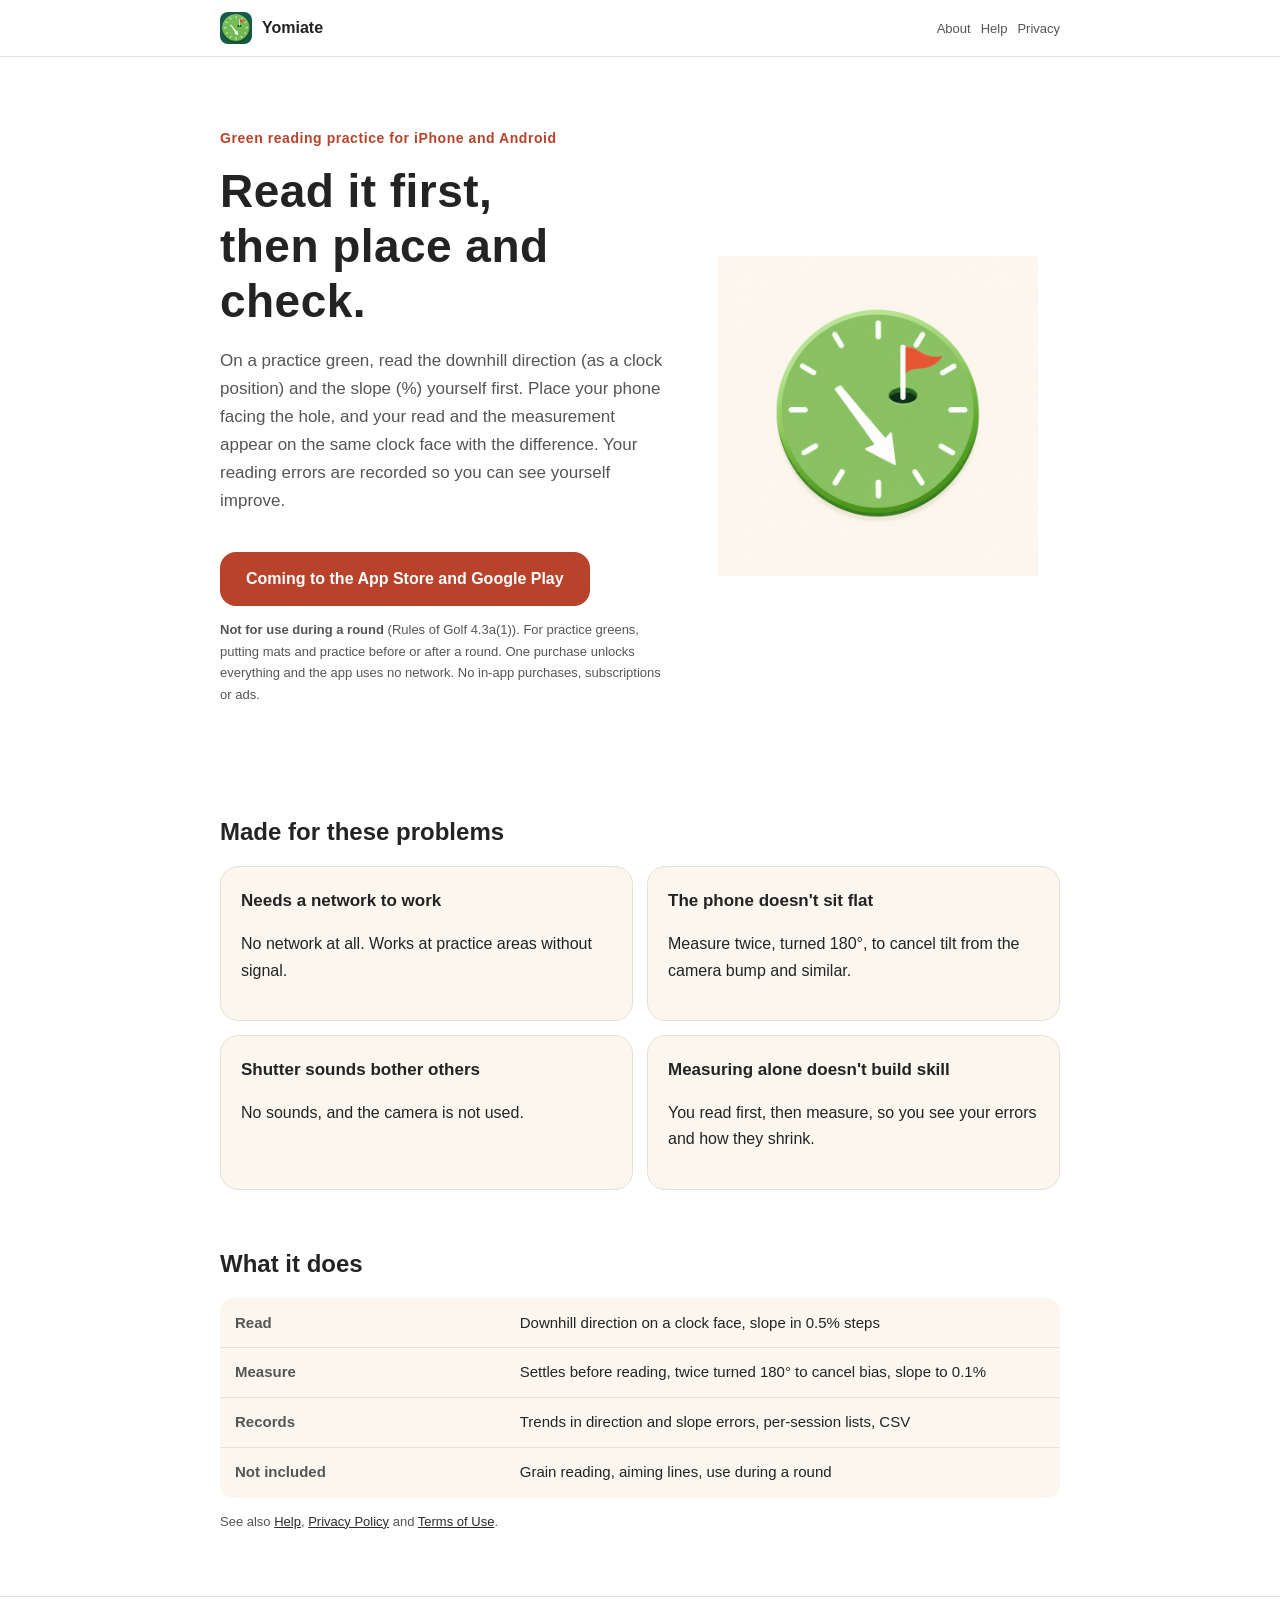
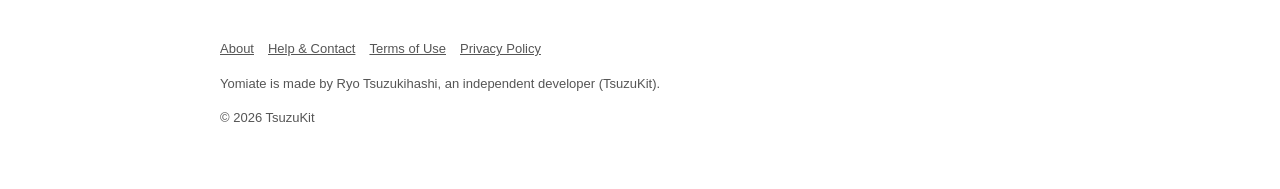
<file: index.html>
<!DOCTYPE html>
<html lang="ja" data-title-ja="よみあて｜グリーンの傾斜を読む練習" data-title-en="Yomiate | Green reading drill">
<head>
<meta charset="UTF-8">
<meta name="viewport" content="width=device-width, initial-scale=1">
<script>(function(){var l=navigator.languages&&navigator.languages.length?navigator.languages:[navigator.language||"ja"],p="en";for(var i=0;i<l.length;i++){var c=String(l[i]).toLowerCase();if(c.indexOf("ja")===0){p="ja";break}if(c.indexOf("en")===0){p="en";break}}var d=document.documentElement;d.lang=p;var t=d.getAttribute("data-title-"+p);if(t){document.title=t}})();</script>
<title>よみあて｜グリーンの傾斜を読む練習</title>
<meta name="description" content="先に下る向きと傾斜を読んで、端末を置いて答え合わせ。180 度回して2回測ってゆがみを消す。練習グリーンとパターマットのための道具。ラウンド中は使えません。買い切り・広告なし。 / Read the downhill direction and slope first, then place your phone to check. Measure twice, turned 180°, to cancel bias. For practice greens and putting mats, not during a round. One purchase, no ads.">
<meta property="og:title" content="よみあて｜グリーンの傾斜を読む練習">
<meta property="og:description" content="先に下る向きと傾斜を読んで、端末を置いて答え合わせ。180 度回して2回測ってゆがみを消す。練習グリーンとパターマットのための道具。ラウンド中は使えません。買い切り・広告なし。">
<meta property="og:type" content="website">
<meta property="og:url" content="https://yomiate.tsuzukit.com/">
<meta property="og:image" content="https://yomiate.tsuzukit.com/assets/og.jpg">
<link rel="icon" href="assets/icon.png">
<link rel="apple-touch-icon" href="assets/icon.png">
<link rel="stylesheet" href="style.css">
</head>
<body>
<div data-l="ja" lang="ja">
<header class="site"><div class="wrap">
<a class="brand" href="./"><img src="assets/icon.png" alt="" width="32" height="32">よみあて</a>
<nav class="site"><a href="./">紹介</a><a href="support.html">使い方</a><a href="privacy.html">プライバシー</a></nav>
</div></header>
<main class="wrap">
<section class="hero">
<div>
<p class="eyebrow">iPhone・Android のグリーンの読みの練習</p>
<h1>先に読んで、<br>置いて答え合わせ。</h1>
<p class="lead">練習グリーンで、まず自分で下る向き（時計の何時）と傾斜（%）を読みます。端末をカップの方へ向けて置くと、測った値と読みを同じ文字盤に重ねて、ずれを出します。読みのずれが記録されるので、上達が分かります。</p>
<a class="cta" href="#store" id="store">App Store・Google Play で配信予定</a>
<p class="note"><strong>ラウンド中には使えません</strong>（ゴルフ規則 4.3a(1)）。練習グリーン・パターマット・ラウンドの前後の練習のための道具です。買い切りで全部の機能が使え、通信もしません。アプリ内課金・サブスクリプション・広告はありません。</p>
</div>
<img src="assets/hero.jpg" alt="グリーンに置いた端末と時計の文字盤のイラスト" width="360">
</section>

<h2>こんな困りごとのために</h2>
<div class="grid two">
<div class="card"><h3>通信が要って使えない</h3><p>通信しません。電波の無い練習場でも動きます。</p></div>
<div class="card"><h3>端末が平らにならない</h3><p>180 度回して2回測ると、カメラの出っ張りなどのゆがみが消えます。</p></div>
<div class="card"><h3>シャッターの音で迷惑</h3><p>音は鳴らしません。カメラも使いません。</p></div>
<div class="card"><h3>測るだけでは上手くならない</h3><p>先に読んでから測るので、読みのずれが分かり、推移で上達が見えます。</p></div>
</div>

<h2>できること</h2>
<table>
<tr><th>読む</th><td>下る向きを時計の文字盤で・傾斜を 0.5% きざみで</td></tr>
<tr><th>測る</th><td>動かなくなってから決める・180 度回して2回でゆがみを消す・傾斜は小数第1位の %</td></tr>
<tr><th>記録</th><td>向きと傾斜のずれの推移・練習ごとの一覧・CSV</td></tr>
<tr><th>しないこと</th><td>芝目の判定・狙う線・ラウンド中の利用</td></tr>
</table>
<p class="note"><a href="support.html">使い方</a>・<a href="privacy.html">プライバシーポリシー</a>・<a href="terms.html">利用規約</a>もご覧ください。</p>
</main>
<footer class="site"><div class="wrap">
<p><a href="./">紹介</a><a href="support.html">使い方とお問い合わせ</a><a href="terms.html">利用規約</a><a href="privacy.html">プライバシーポリシー</a></p>
<p>よみあては、個人開発者の續橋涼（TsuzuKit）が作っているアプリです。</p>
<p>© 2026 TsuzuKit</p>
</div></footer>
</div>
<div data-l="en" lang="en">
<header class="site"><div class="wrap">
<a class="brand" href="./"><img src="assets/icon.png" alt="" width="32" height="32">Yomiate</a>
<nav class="site"><a href="./">About</a><a href="support.html">Help</a><a href="privacy.html">Privacy</a></nav>
</div></header>
<main class="wrap">
<section class="hero">
<div>
<p class="eyebrow">Green reading practice for iPhone and Android</p>
<h1>Read it first,<br>then place and check.</h1>
<p class="lead">On a practice green, read the downhill direction (as a clock position) and the slope (%) yourself first. Place your phone facing the hole, and your read and the measurement appear on the same clock face with the difference. Your reading errors are recorded so you can see yourself improve.</p>
<a class="cta" href="#store" id="store">Coming to the App Store and Google Play</a>
<p class="note"><strong>Not for use during a round</strong> (Rules of Golf 4.3a(1)). For practice greens, putting mats and practice before or after a round. One purchase unlocks everything and the app uses no network. No in-app purchases, subscriptions or ads.</p>
</div>
<img src="assets/hero.jpg" alt="Illustration of a phone on a green with a clock face" width="360">
</section>

<h2>Made for these problems</h2>
<div class="grid two">
<div class="card"><h3>Needs a network to work</h3><p>No network at all. Works at practice areas without signal.</p></div>
<div class="card"><h3>The phone doesn't sit flat</h3><p>Measure twice, turned 180°, to cancel tilt from the camera bump and similar.</p></div>
<div class="card"><h3>Shutter sounds bother others</h3><p>No sounds, and the camera is not used.</p></div>
<div class="card"><h3>Measuring alone doesn't build skill</h3><p>You read first, then measure, so you see your errors and how they shrink.</p></div>
</div>

<h2>What it does</h2>
<table>
<tr><th>Read</th><td>Downhill direction on a clock face, slope in 0.5% steps</td></tr>
<tr><th>Measure</th><td>Settles before reading, twice turned 180° to cancel bias, slope to 0.1%</td></tr>
<tr><th>Records</th><td>Trends in direction and slope errors, per-session lists, CSV</td></tr>
<tr><th>Not included</th><td>Grain reading, aiming lines, use during a round</td></tr>
</table>
<p class="note">See also <a href="support.html">Help</a>, <a href="privacy.html">Privacy Policy</a> and <a href="terms.html">Terms of Use</a>.</p>
</main>
<footer class="site"><div class="wrap">
<p><a href="./">About</a><a href="support.html">Help & Contact</a><a href="terms.html">Terms of Use</a><a href="privacy.html">Privacy Policy</a></p>
<p>Yomiate is made by Ryo Tsuzukihashi, an independent developer (TsuzuKit).</p>
<p>© 2026 TsuzuKit</p>
</div></footer>
</div>
</body>
</html>
</file>
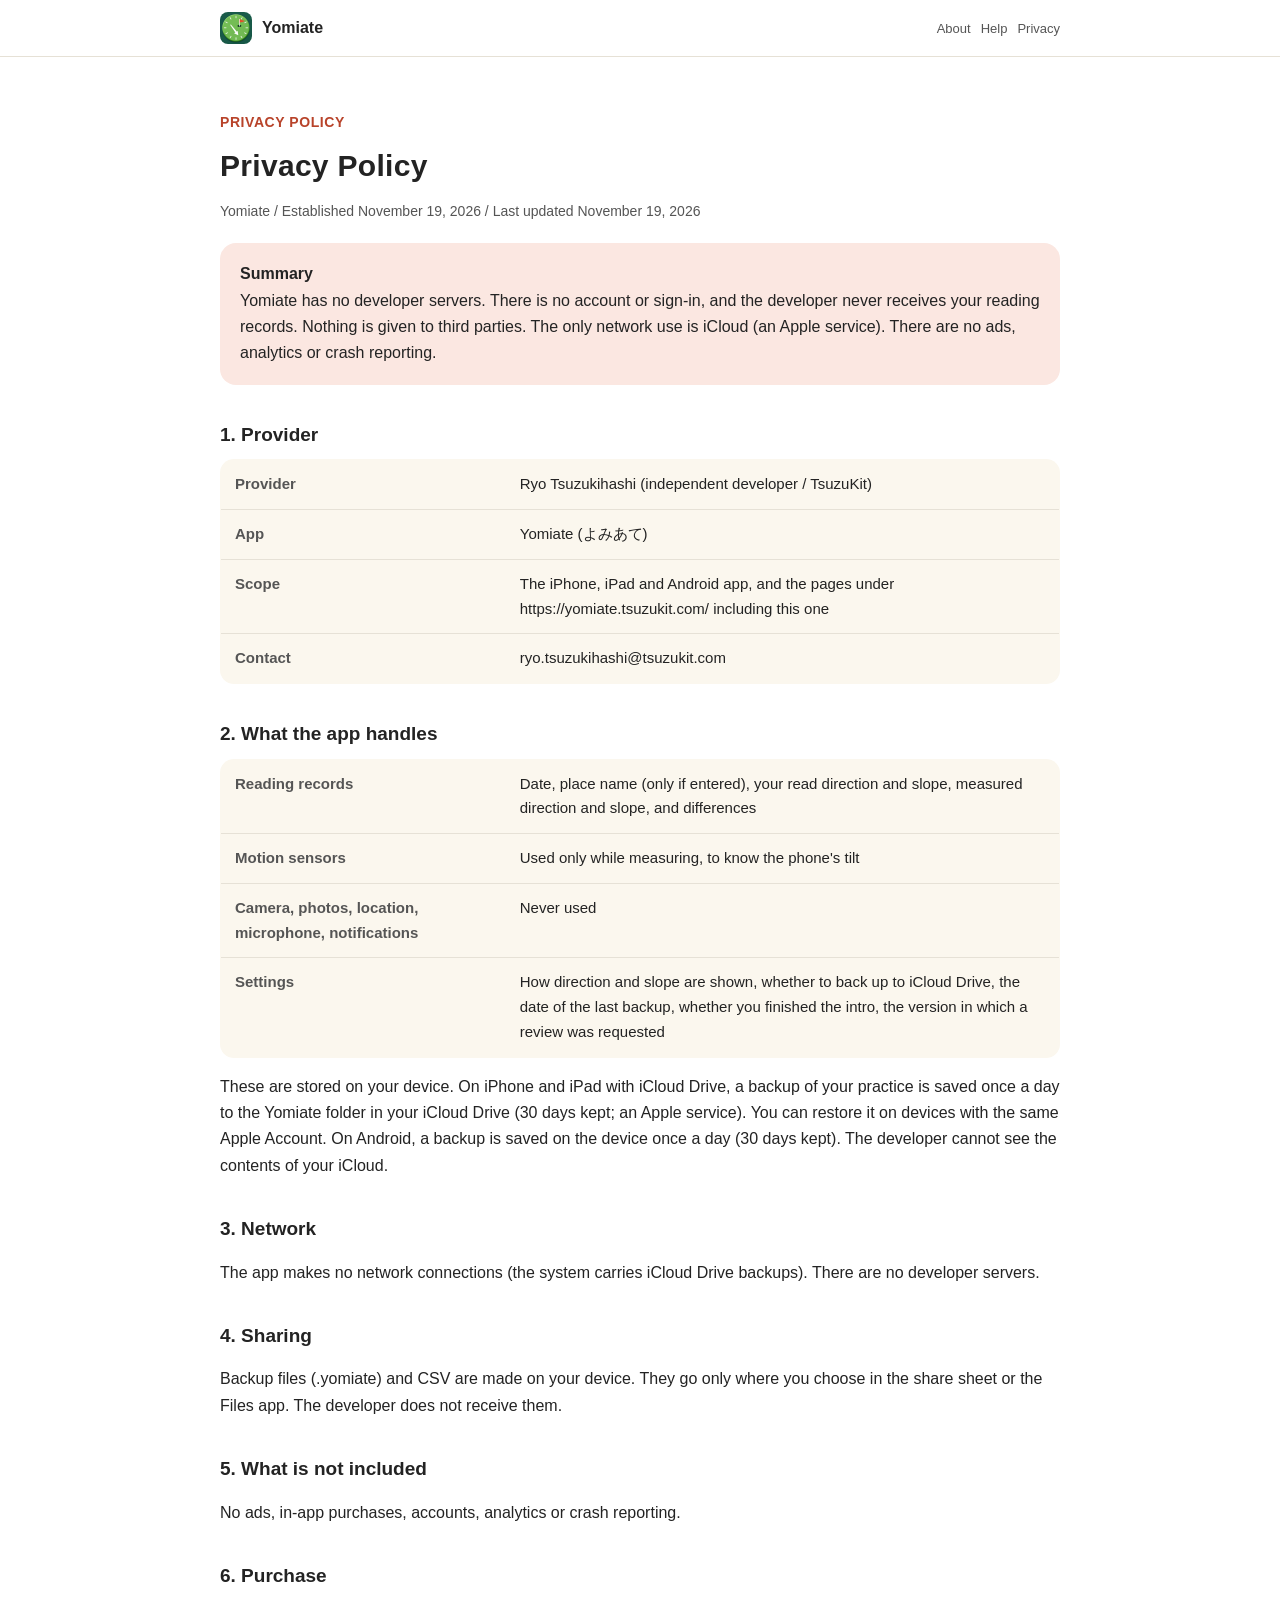
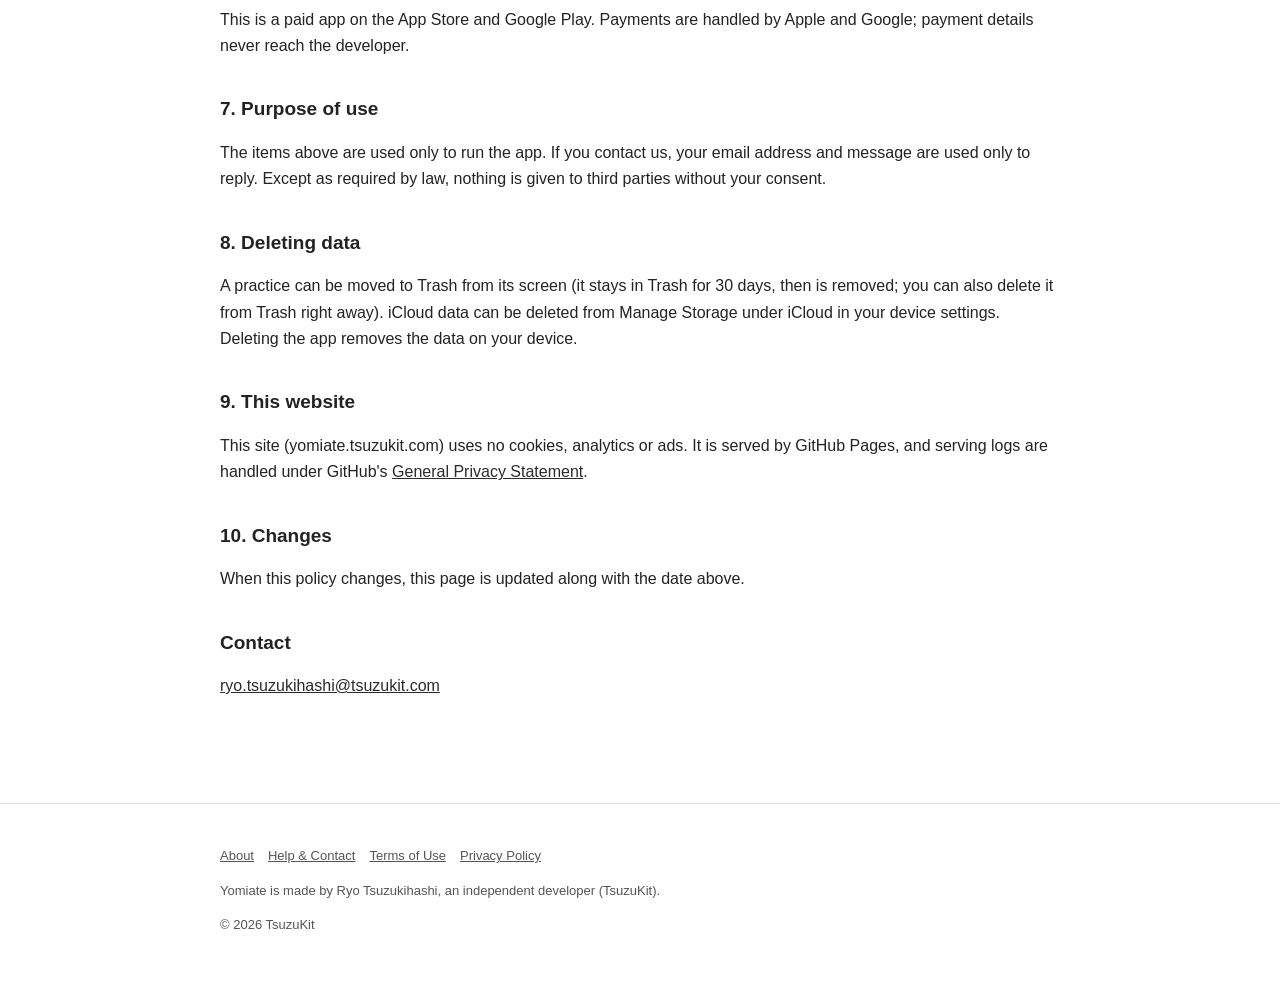
<file: privacy.html>
<!DOCTYPE html>
<html lang="ja" data-title-ja="プライバシーポリシー - よみあて" data-title-en="Privacy Policy - Yomiate">
<head>
<meta charset="UTF-8">
<meta name="viewport" content="width=device-width, initial-scale=1">
<script>(function(){var l=navigator.languages&&navigator.languages.length?navigator.languages:[navigator.language||"ja"],p="en";for(var i=0;i<l.length;i++){var c=String(l[i]).toLowerCase();if(c.indexOf("ja")===0){p="ja";break}if(c.indexOf("en")===0){p="en";break}}var d=document.documentElement;d.lang=p;var t=d.getAttribute("data-title-"+p);if(t){document.title=t}})();</script>
<title>プライバシーポリシー - よみあて</title>
<meta name="description" content="よみあてのプライバシーポリシー。開発者は個人情報を集めません。読みの記録は端末の外に送りません。 / Privacy Policy for Yomiate. The developer collects no personal information. Your reading records never leave your device.">
<meta property="og:title" content="プライバシーポリシー - よみあて">
<meta property="og:description" content="よみあてのプライバシーポリシー。開発者は個人情報を集めません。読みの記録は端末の外に送りません。">
<meta property="og:type" content="website">
<meta property="og:url" content="https://yomiate.tsuzukit.com/privacy.html">
<meta property="og:image" content="https://yomiate.tsuzukit.com/assets/og.jpg">
<link rel="icon" href="assets/icon.png">
<link rel="apple-touch-icon" href="assets/icon.png">
<link rel="stylesheet" href="style.css">
</head>
<body>
<div data-l="ja" lang="ja">
<header class="site"><div class="wrap">
<a class="brand" href="./"><img src="assets/icon.png" alt="" width="32" height="32">よみあて</a>
<nav class="site"><a href="./">紹介</a><a href="support.html">使い方</a><a href="privacy.html">プライバシー</a></nav>
</div></header>
<main class="wrap">
<article class="doc">
<p class="eyebrow">PRIVACY POLICY</p>
<h1>プライバシーポリシー</h1>
<p class="meta">よみあて／制定日 2026年11月19日／改定日 2026年11月19日</p>
<div class="summary"><strong>このポリシーの要旨</strong><br>よみあては、開発者のサーバーを持たないアプリです。アカウント登録やログインはなく、開発者があなたの読みの記録を受け取ることはありません。第三者に渡すこともありません。通信は iCloud（Apple のサービス）だけです。広告、分析ツール、クラッシュを報告する仕組みは入れていません。</div>
<h2>1. 提供者</h2>
<table>
<tr><th>提供者</th><td>續橋涼（個人開発者 / TsuzuKit）</td></tr>
<tr><th>アプリ名</th><td>よみあて（英語名 Yomiate）</td></tr>
<tr><th>対象</th><td>iPhone・iPad・Android 向けアプリと、このページを含む https://yomiate.tsuzukit.com/ 配下のページ</td></tr>
<tr><th>連絡先</th><td>ryo.tsuzukihashi@tsuzukit.com</td></tr>
</table>
<h2>2. アプリが扱うもの</h2>
<table>
<tr><th>読みの記録</th><td>日付・場所の名前（入れたときだけ）・読んだ向きと傾斜・測った向きと傾斜・ずれ</td></tr>
<tr><th>モーションセンサー</th><td>測るときだけ、端末の傾きを知るために使います</td></tr>
<tr><th>カメラ・写真・位置・マイク・通知</th><td>使いません</td></tr>
<tr><th>アプリの設定</th><td>向きと傾斜の表し方・iCloud Drive に控えるか・最後に控えた日・案内を終えたかどうか・レビューのお願いを出した版</td></tr>
</table>
<p>これらは端末の中に保存します。iCloud Drive が使える iPhone・iPad では、練習の控えを毎日1回あなたの iCloud Drive の「Yomiate」のフォルダに置きます（30 日分。Apple のサービス）。同じ Apple アカウントの端末から戻せます。Android では、控えを毎日1回この端末の中に置きます（30 日分）。開発者は、あなたの iCloud の中身を見ることはできません。</p>
<h2>3. 通信</h2>
<p>アプリは通信しません（iCloud Drive の控えは OS が運びます）。開発者のサーバーはありません。</p>
<h2>4. 書き出し</h2>
<p>控えのファイル（.yomiate）と CSV は端末の中で作ります。送り先は、あなたが共有の画面やファイル App で選んだ場所です。開発者には届きません。</p>
<h2>5. 入れていないもの</h2>
<p>広告・アプリ内課金・アカウント登録・分析ツール・クラッシュの報告は入れていません。</p>
<h2>6. 購入</h2>
<p>本アプリは App Store と Google Play の有料アプリです。お支払いは Apple・Google が処理し、支払いの情報は開発者には届きません。</p>
<h2>7. 情報を使う目的</h2>
<p>上のものは、アプリを動かすためだけに使います。お問い合わせをいただいたときは、メールアドレスと内容をお返事のためだけに使います。法令にもとづく場合を除き、本人の同意なく第三者に渡すことはありません。</p>
<h2>8. 消したいとき</h2>
<p>練習は、練習の画面からゴミ箱に入れられます（ゴミ箱に 30 日残り、そのあと消えます。ゴミ箱からすぐに消すこともできます）。iCloud の記録は、端末の設定の iCloud の「ストレージを管理」から消せます。アプリを消すと、端末の中のデータは消えます。</p>
<h2>9. このウェブサイトについて</h2>
<p>このサイト（yomiate.tsuzukit.com）は、Cookie も、アクセスを計測する仕組みも、広告も使っていません。サイトは GitHub Pages で配信しており、配信の記録は GitHub の <a href="https://docs.github.com/ja/site-policy/privacy-policies/github-general-privacy-statement">プライバシーについての声明</a> に沿って扱われます。</p>
<h2>10. 改定</h2>
<p>このポリシーを変えるときは、このページを書きかえ、上の改定日を新しくします。</p>
<h2>お問い合わせ</h2>
<p><a href="mailto:ryo.tsuzukihashi@tsuzukit.com">ryo.tsuzukihashi@tsuzukit.com</a></p>
</article>
</main>
<footer class="site"><div class="wrap">
<p><a href="./">紹介</a><a href="support.html">使い方とお問い合わせ</a><a href="terms.html">利用規約</a><a href="privacy.html">プライバシーポリシー</a></p>
<p>よみあては、個人開発者の續橋涼（TsuzuKit）が作っているアプリです。</p>
<p>© 2026 TsuzuKit</p>
</div></footer>
</div>
<div data-l="en" lang="en">
<header class="site"><div class="wrap">
<a class="brand" href="./"><img src="assets/icon.png" alt="" width="32" height="32">Yomiate</a>
<nav class="site"><a href="./">About</a><a href="support.html">Help</a><a href="privacy.html">Privacy</a></nav>
</div></header>
<main class="wrap">
<article class="doc">
<p class="eyebrow">PRIVACY POLICY</p>
<h1>Privacy Policy</h1>
<p class="meta">Yomiate / Established November 19, 2026 / Last updated November 19, 2026</p>
<div class="summary"><strong>Summary</strong><br>Yomiate has no developer servers. There is no account or sign-in, and the developer never receives your reading records. Nothing is given to third parties. The only network use is iCloud (an Apple service). There are no ads, analytics or crash reporting.</div>
<h2>1. Provider</h2>
<table>
<tr><th>Provider</th><td>Ryo Tsuzukihashi (independent developer / TsuzuKit)</td></tr>
<tr><th>App</th><td>Yomiate (よみあて)</td></tr>
<tr><th>Scope</th><td>The iPhone, iPad and Android app, and the pages under https://yomiate.tsuzukit.com/ including this one</td></tr>
<tr><th>Contact</th><td>ryo.tsuzukihashi@tsuzukit.com</td></tr>
</table>
<h2>2. What the app handles</h2>
<table>
<tr><th>Reading records</th><td>Date, place name (only if entered), your read direction and slope, measured direction and slope, and differences</td></tr>
<tr><th>Motion sensors</th><td>Used only while measuring, to know the phone's tilt</td></tr>
<tr><th>Camera, photos, location, microphone, notifications</th><td>Never used</td></tr>
<tr><th>Settings</th><td>How direction and slope are shown, whether to back up to iCloud Drive, the date of the last backup, whether you finished the intro, the version in which a review was requested</td></tr>
</table>
<p>These are stored on your device. On iPhone and iPad with iCloud Drive, a backup of your practice is saved once a day to the Yomiate folder in your iCloud Drive (30 days kept; an Apple service). You can restore it on devices with the same Apple Account. On Android, a backup is saved on the device once a day (30 days kept). The developer cannot see the contents of your iCloud.</p>
<h2>3. Network</h2>
<p>The app makes no network connections (the system carries iCloud Drive backups). There are no developer servers.</p>
<h2>4. Sharing</h2>
<p>Backup files (.yomiate) and CSV are made on your device. They go only where you choose in the share sheet or the Files app. The developer does not receive them.</p>
<h2>5. What is not included</h2>
<p>No ads, in-app purchases, accounts, analytics or crash reporting.</p>
<h2>6. Purchase</h2>
<p>This is a paid app on the App Store and Google Play. Payments are handled by Apple and Google; payment details never reach the developer.</p>
<h2>7. Purpose of use</h2>
<p>The items above are used only to run the app. If you contact us, your email address and message are used only to reply. Except as required by law, nothing is given to third parties without your consent.</p>
<h2>8. Deleting data</h2>
<p>A practice can be moved to Trash from its screen (it stays in Trash for 30 days, then is removed; you can also delete it from Trash right away). iCloud data can be deleted from Manage Storage under iCloud in your device settings. Deleting the app removes the data on your device.</p>
<h2>9. This website</h2>
<p>This site (yomiate.tsuzukit.com) uses no cookies, analytics or ads. It is served by GitHub Pages, and serving logs are handled under GitHub's <a href="https://docs.github.com/en/site-policy/privacy-policies/github-general-privacy-statement">General Privacy Statement</a>.</p>
<h2>10. Changes</h2>
<p>When this policy changes, this page is updated along with the date above.</p>
<h2>Contact</h2>
<p><a href="mailto:ryo.tsuzukihashi@tsuzukit.com">ryo.tsuzukihashi@tsuzukit.com</a></p>
</article>
</main>
<footer class="site"><div class="wrap">
<p><a href="./">About</a><a href="support.html">Help & Contact</a><a href="terms.html">Terms of Use</a><a href="privacy.html">Privacy Policy</a></p>
<p>Yomiate is made by Ryo Tsuzukihashi, an independent developer (TsuzuKit).</p>
<p>© 2026 TsuzuKit</p>
</div></footer>
</div>
</body>
</html>
</file>
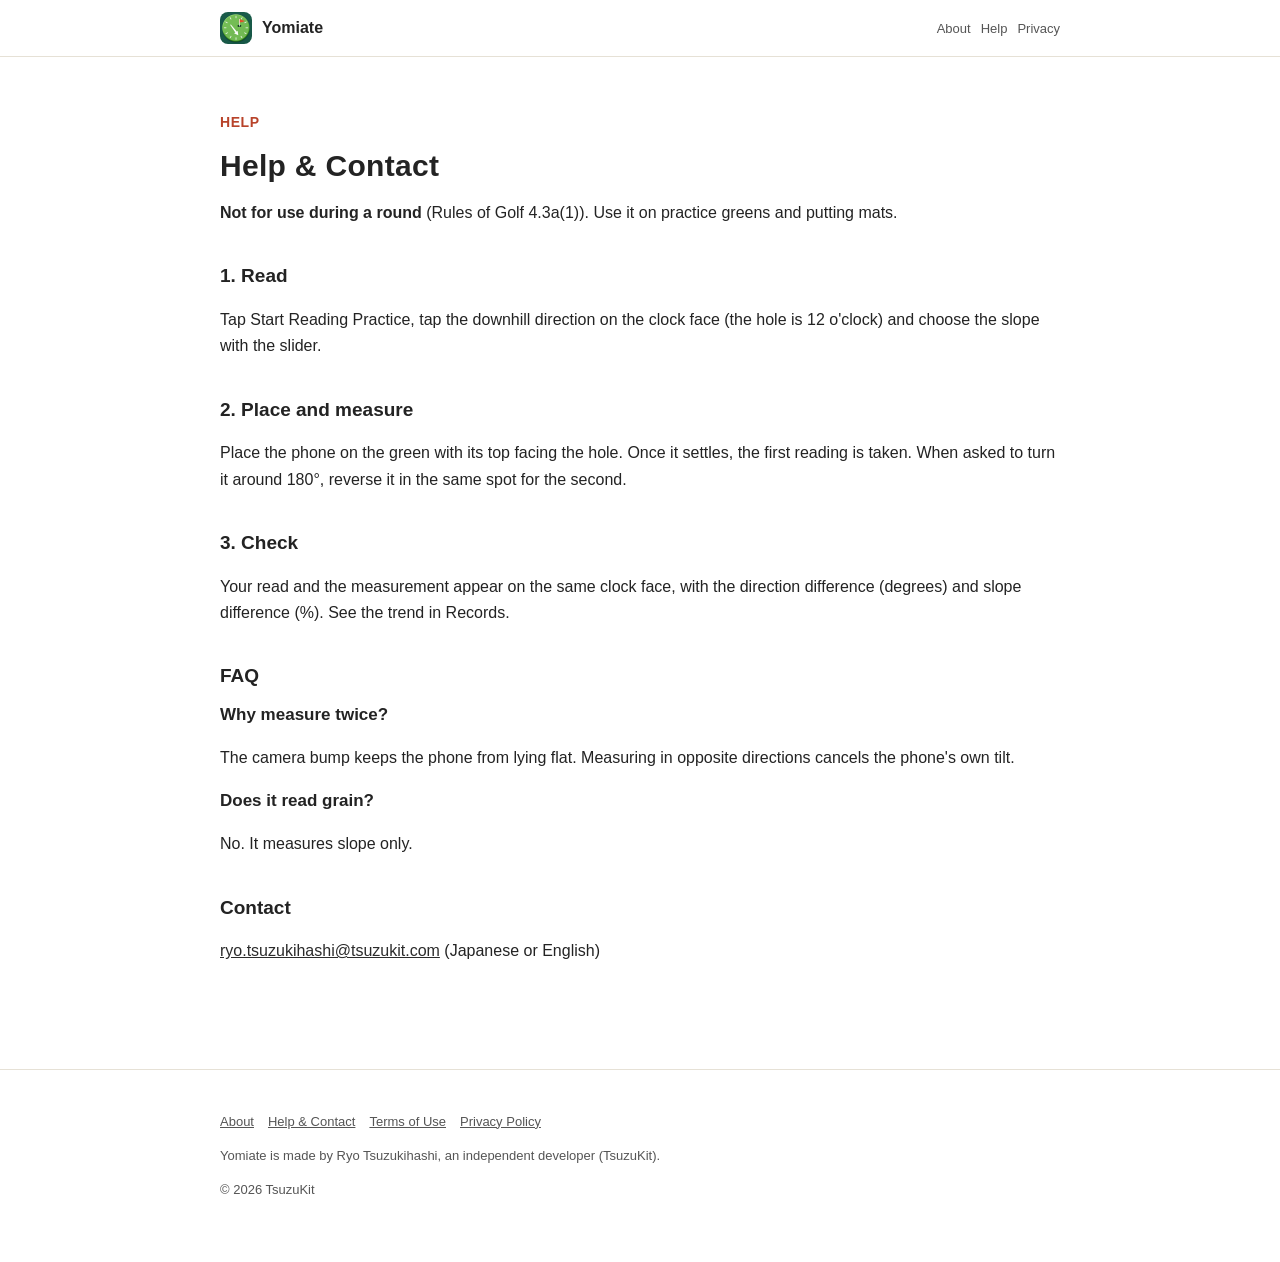
<file: support.html>
<!DOCTYPE html>
<html lang="ja" data-title-ja="使い方とお問い合わせ - よみあて" data-title-en="Help &amp; Contact - Yomiate">
<head>
<meta charset="UTF-8">
<meta name="viewport" content="width=device-width, initial-scale=1">
<script>(function(){var l=navigator.languages&&navigator.languages.length?navigator.languages:[navigator.language||"ja"],p="en";for(var i=0;i<l.length;i++){var c=String(l[i]).toLowerCase();if(c.indexOf("ja")===0){p="ja";break}if(c.indexOf("en")===0){p="en";break}}var d=document.documentElement;d.lang=p;var t=d.getAttribute("data-title-"+p);if(t){document.title=t}})();</script>
<title>使い方とお問い合わせ - よみあて</title>
<meta name="description" content="よみあての使い方（読む・置いて測る・答え合わせ・記録）とよくあるご質問、お問い合わせ。 / How to use Yomiate (reading, measuring, checking, records), FAQ and contact.">
<meta property="og:title" content="使い方とお問い合わせ - よみあて">
<meta property="og:description" content="よみあての使い方（読む・置いて測る・答え合わせ・記録）とよくあるご質問、お問い合わせ。">
<meta property="og:type" content="website">
<meta property="og:url" content="https://yomiate.tsuzukit.com/support.html">
<meta property="og:image" content="https://yomiate.tsuzukit.com/assets/og.jpg">
<link rel="icon" href="assets/icon.png">
<link rel="apple-touch-icon" href="assets/icon.png">
<link rel="stylesheet" href="style.css">
</head>
<body>
<div data-l="ja" lang="ja">
<header class="site"><div class="wrap">
<a class="brand" href="./"><img src="assets/icon.png" alt="" width="32" height="32">よみあて</a>
<nav class="site"><a href="./">紹介</a><a href="support.html">使い方</a><a href="privacy.html">プライバシー</a></nav>
</div></header>
<main class="wrap">
<article class="doc">
<p class="eyebrow">HELP</p>
<h1>使い方とお問い合わせ</h1>
<p><strong>ラウンド中には使えません</strong>（ゴルフ規則 4.3a(1)）。練習グリーン・パターマットで使ってください。</p>
<h2>1. 読む</h2>
<p>［読みの練習をはじめる］で、時計の文字盤の下る向き（カップの方が 12 時）を押し、傾斜をつまみで選びます。</p>
<h2>2. 置いて測る</h2>
<p>端末の上をカップの方へ向けてグリーンに置きます。動かなくなったら1回目。「180 度回してください」と出たら、同じ場所で向きを逆にして2回目。</p>
<h2>3. 答え合わせ</h2>
<p>読みと測った値が同じ文字盤に重なり、向きのずれ（度）と傾斜のずれ（%）が出ます。記録の画面で、ずれの推移が見られます。</p>
<h2>よくあるご質問</h2>
<h3>なぜ2回測るのですか</h3>
<p>端末の背面はカメラの出っ張りで平らになりません。逆向きに2回測ると、端末のゆがみが打ち消されます。</p>
<h3>芝目は分かりますか</h3>
<p>分かりません。傾斜だけを測ります。</p>
<h2>お問い合わせ</h2>
<p><a href="mailto:ryo.tsuzukihashi@tsuzukit.com">ryo.tsuzukihashi@tsuzukit.com</a>（日本語・英語）</p>
</article>
</main>
<footer class="site"><div class="wrap">
<p><a href="./">紹介</a><a href="support.html">使い方とお問い合わせ</a><a href="terms.html">利用規約</a><a href="privacy.html">プライバシーポリシー</a></p>
<p>よみあては、個人開発者の續橋涼（TsuzuKit）が作っているアプリです。</p>
<p>© 2026 TsuzuKit</p>
</div></footer>
</div>
<div data-l="en" lang="en">
<header class="site"><div class="wrap">
<a class="brand" href="./"><img src="assets/icon.png" alt="" width="32" height="32">Yomiate</a>
<nav class="site"><a href="./">About</a><a href="support.html">Help</a><a href="privacy.html">Privacy</a></nav>
</div></header>
<main class="wrap">
<article class="doc">
<p class="eyebrow">HELP</p>
<h1>Help &amp; Contact</h1>
<p><strong>Not for use during a round</strong> (Rules of Golf 4.3a(1)). Use it on practice greens and putting mats.</p>
<h2>1. Read</h2>
<p>Tap Start Reading Practice, tap the downhill direction on the clock face (the hole is 12 o'clock) and choose the slope with the slider.</p>
<h2>2. Place and measure</h2>
<p>Place the phone on the green with its top facing the hole. Once it settles, the first reading is taken. When asked to turn it around 180°, reverse it in the same spot for the second.</p>
<h2>3. Check</h2>
<p>Your read and the measurement appear on the same clock face, with the direction difference (degrees) and slope difference (%). See the trend in Records.</p>
<h2>FAQ</h2>
<h3>Why measure twice?</h3>
<p>The camera bump keeps the phone from lying flat. Measuring in opposite directions cancels the phone's own tilt.</p>
<h3>Does it read grain?</h3>
<p>No. It measures slope only.</p>
<h2>Contact</h2>
<p><a href="mailto:ryo.tsuzukihashi@tsuzukit.com">ryo.tsuzukihashi@tsuzukit.com</a> (Japanese or English)</p>
</article>
</main>
<footer class="site"><div class="wrap">
<p><a href="./">About</a><a href="support.html">Help & Contact</a><a href="terms.html">Terms of Use</a><a href="privacy.html">Privacy Policy</a></p>
<p>Yomiate is made by Ryo Tsuzukihashi, an independent developer (TsuzuKit).</p>
<p>© 2026 TsuzuKit</p>
</div></footer>
</div>
</body>
</html>
</file>
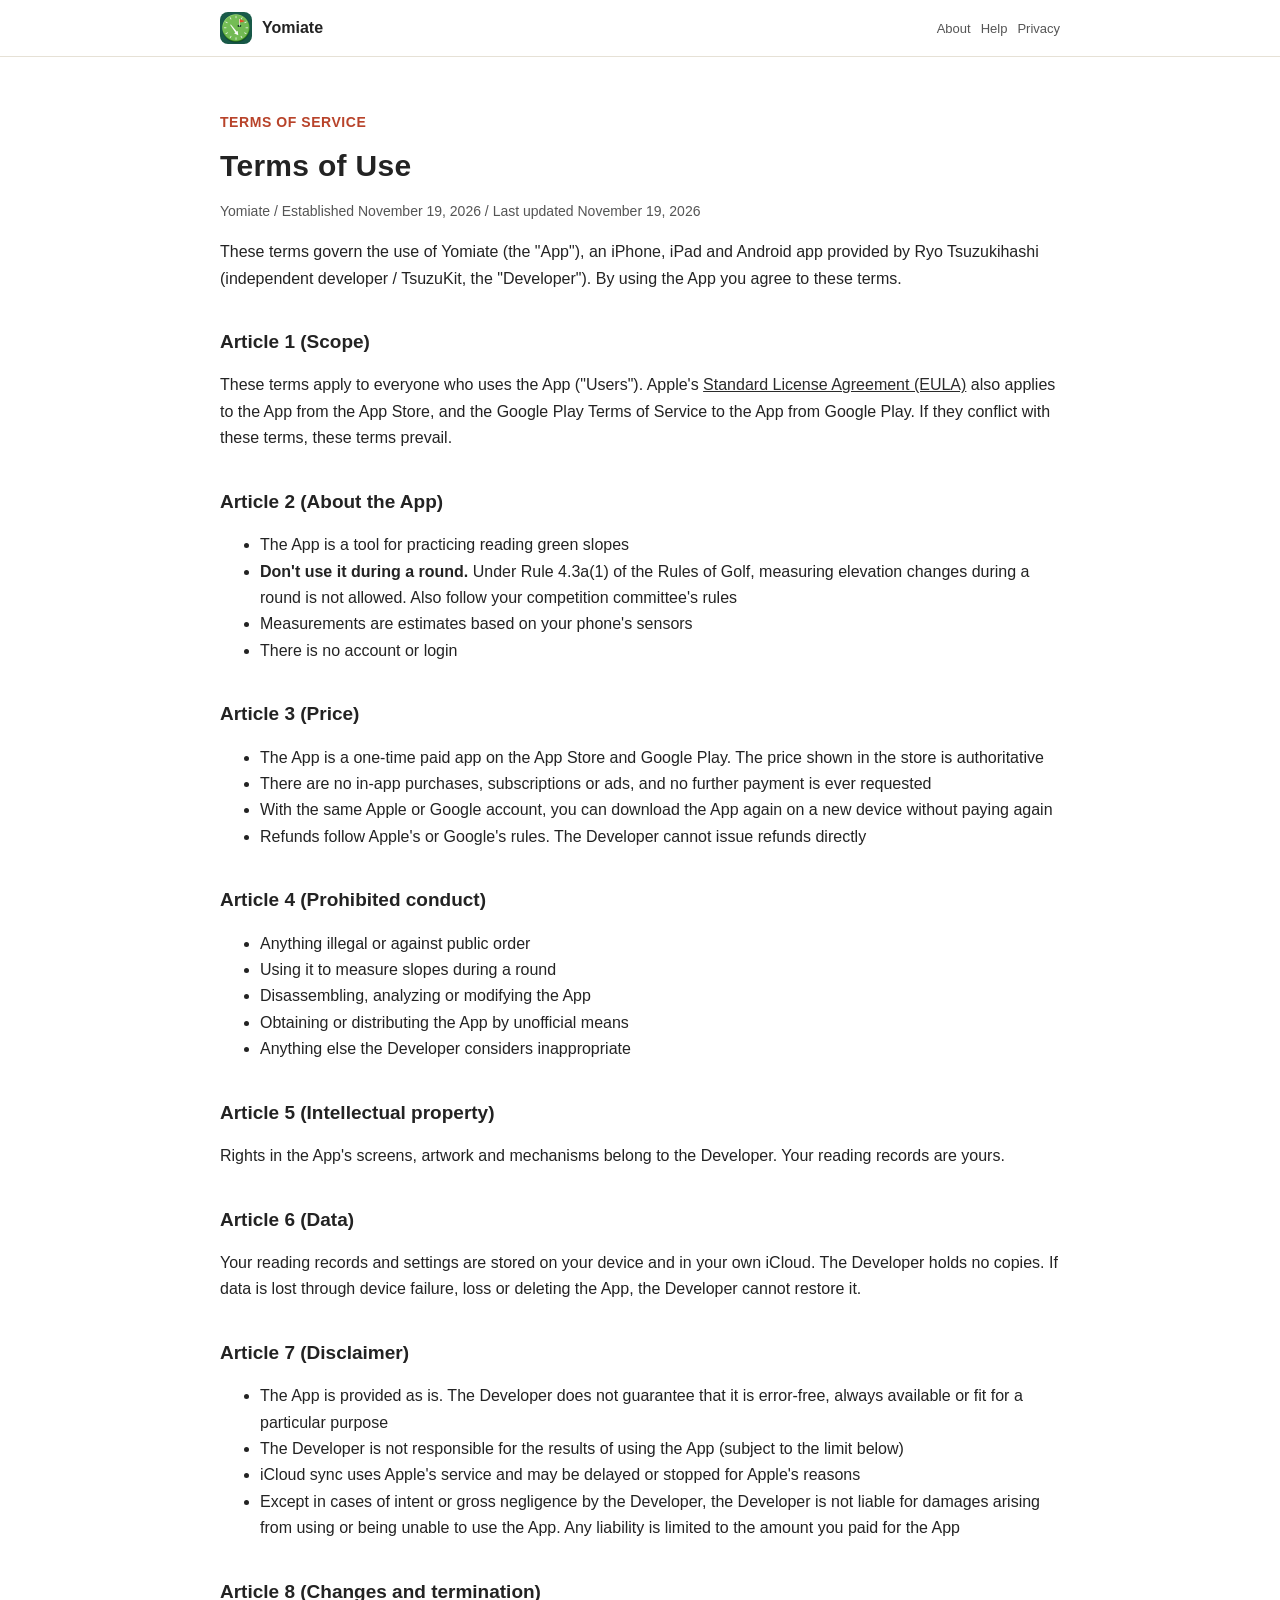
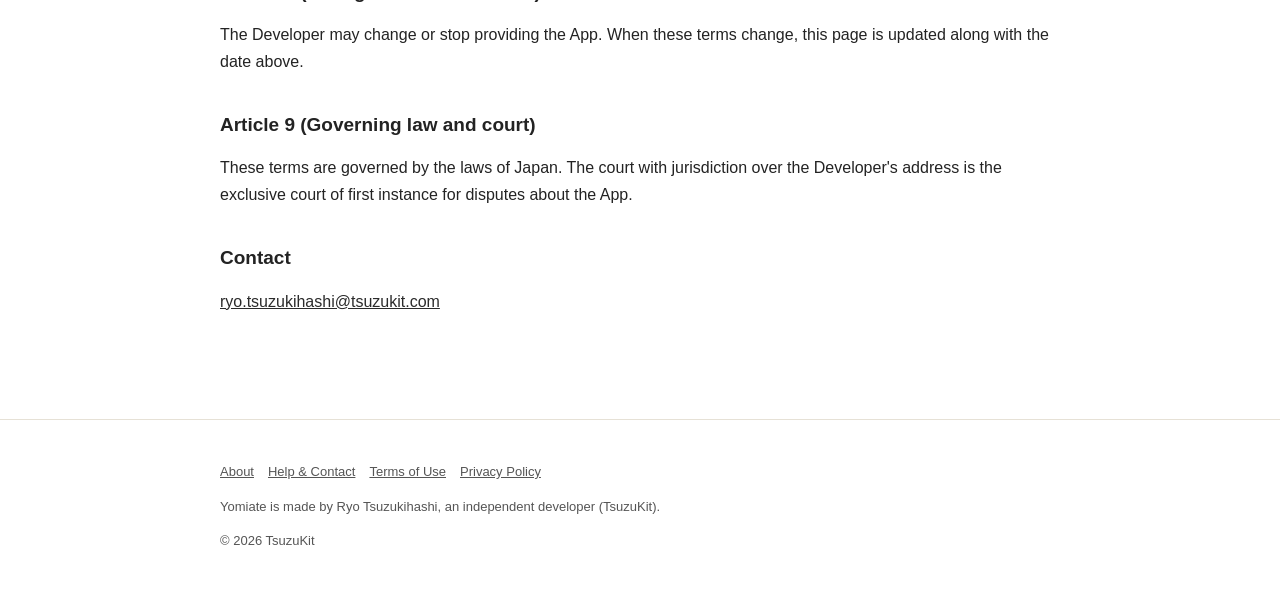
<file: terms.html>
<!DOCTYPE html>
<html lang="ja" data-title-ja="利用規約 - よみあて" data-title-en="Terms of Use - Yomiate">
<head>
<meta charset="UTF-8">
<meta name="viewport" content="width=device-width, initial-scale=1">
<script>(function(){var l=navigator.languages&&navigator.languages.length?navigator.languages:[navigator.language||"ja"],p="en";for(var i=0;i<l.length;i++){var c=String(l[i]).toLowerCase();if(c.indexOf("ja")===0){p="ja";break}if(c.indexOf("en")===0){p="en";break}}var d=document.documentElement;d.lang=p;var t=d.getAttribute("data-title-"+p);if(t){document.title=t}})();</script>
<title>利用規約 - よみあて</title>
<meta name="description" content="よみあての利用規約。 / Terms of Use for Yomiate.">
<meta property="og:title" content="利用規約 - よみあて">
<meta property="og:description" content="よみあての利用規約。">
<meta property="og:type" content="website">
<meta property="og:url" content="https://yomiate.tsuzukit.com/terms.html">
<meta property="og:image" content="https://yomiate.tsuzukit.com/assets/og.jpg">
<link rel="icon" href="assets/icon.png">
<link rel="apple-touch-icon" href="assets/icon.png">
<link rel="stylesheet" href="style.css">
</head>
<body>
<div data-l="ja" lang="ja">
<header class="site"><div class="wrap">
<a class="brand" href="./"><img src="assets/icon.png" alt="" width="32" height="32">よみあて</a>
<nav class="site"><a href="./">紹介</a><a href="support.html">使い方</a><a href="privacy.html">プライバシー</a></nav>
</div></header>
<main class="wrap">
<article class="doc">
<p class="eyebrow">TERMS OF SERVICE</p>
<h1>利用規約</h1>
<p class="meta">よみあて／制定日 2026年11月19日／改定日 2026年11月19日</p>
<p>この規約は、續橋涼（個人開発者 / TsuzuKit。以下「開発者」）が提供する iPhone・iPad・Android アプリ「よみあて」（以下「本アプリ」）を使うときの決まりです。本アプリを使った時点で、この規約に同意したものとします。</p>
<h2>第1条（適用）</h2>
<p>この規約は、本アプリを使うすべての方（以下「利用者」）に適用されます。App Store から入れた本アプリには、Apple が定める<a href="https://www.apple.com/legal/internet-services/itunes/dev/stdeula/">標準のライセンス契約（EULA）</a>も、Google Play から入れた本アプリには Google Play の利用規約も、あわせて適用されます。この規約とそれらが食い違うときは、この規約を優先します。</p>
<h2>第2条（本アプリについて）</h2>
<ul>
<li>本アプリは、グリーンの傾斜を読む練習のための道具です</li>
<li><strong>ラウンド中には使わないでください。</strong>ゴルフ規則 4.3a(1) で、ラウンド中に高低差を測ることは認められていません。競技の決まりは、競技の委員会の決まりにも従ってください</li>
<li>測った値は端末のセンサーにもとづく目安です</li>
<li>アカウント登録やログインはありません</li>
</ul>
<h2>第3条（料金）</h2>
<ul>
<li>本アプリは、App Store・Google Play で購入する買い切りの有料アプリです。価格はストアに表示されるものが正です</li>
<li>アプリ内課金、サブスクリプション、広告はありません。購入したあとに追加の支払いを求めることはありません</li>
<li>同じ Apple アカウント・Google アカウントであれば、機種変更やアプリの入れ直しのときに、もう一度お支払いいただかずにダウンロードできます</li>
<li>返金は Apple・Google の規定に従います。開発者が直接返金することはできません</li>
</ul>
<h2>第4条（禁止事項）</h2>
<p>本アプリを使うとき、次のことをしてはいけません。</p>
<ul>
<li>法令や公序良俗に反すること</li>
<li>ラウンド中に傾斜を測るために使うこと</li>
<li>本アプリを分解・解析・改変すること</li>
<li>本アプリを正規の方法以外で入手したり、配ったりすること</li>
<li>そのほか、開発者が不適切と判断すること</li>
</ul>
<h2>第5条（知的財産）</h2>
<p>本アプリの画面・絵・仕組みについての権利は、開発者にあります。利用者の読みの記録は、利用者のものです。</p>
<h2>第6条（データ）</h2>
<p>読みの記録・設定は、利用者の端末と、利用者の iCloud に保存されます。開発者はその記録を持っていません。端末の故障や紛失、アプリの削除などで消えても、開発者は元に戻すことができません。</p>
<h2>第7条（免責事項）</h2>
<ul>
<li>本アプリは、そのままの状態で提供します。開発者は、本アプリに誤りがないこと、いつでも使えること、特定の目的に合うことを保証しません</li>
<li>本アプリを使った結果について、開発者は責任を負いません（下の項の上限のとおり）</li>
<li>iCloud の同期は Apple のサービスを使うため、Apple の都合で遅れたり止まったりすることがあります</li>
<li>本アプリを使ったこと、または使えなかったことで利用者や周りの人に損害が生じても、開発者に故意または重大な過失がある場合を除き、開発者は責任を負いません。責任を負う場合も、利用者が本アプリに支払った金額を上限とします</li>
</ul>
<h2>第8条（変更と終了）</h2>
<p>開発者は、本アプリの内容を変えること、提供を終えることがあります。この規約を変えるときは、このページを書きかえ、上の改定日を新しくします。</p>
<h2>第9条（準拠法と裁判所）</h2>
<p>この規約は日本法に従います。本アプリについての争いは、開発者の住所地を管轄する裁判所を、第一審の専属的な合意管轄裁判所とします。</p>
<h2>お問い合わせ</h2>
<p><a href="mailto:ryo.tsuzukihashi@tsuzukit.com">ryo.tsuzukihashi@tsuzukit.com</a></p>
</article>
</main>
<footer class="site"><div class="wrap">
<p><a href="./">紹介</a><a href="support.html">使い方とお問い合わせ</a><a href="terms.html">利用規約</a><a href="privacy.html">プライバシーポリシー</a></p>
<p>よみあては、個人開発者の續橋涼（TsuzuKit）が作っているアプリです。</p>
<p>© 2026 TsuzuKit</p>
</div></footer>
</div>
<div data-l="en" lang="en">
<header class="site"><div class="wrap">
<a class="brand" href="./"><img src="assets/icon.png" alt="" width="32" height="32">Yomiate</a>
<nav class="site"><a href="./">About</a><a href="support.html">Help</a><a href="privacy.html">Privacy</a></nav>
</div></header>
<main class="wrap">
<article class="doc">
<p class="eyebrow">TERMS OF SERVICE</p>
<h1>Terms of Use</h1>
<p class="meta">Yomiate / Established November 19, 2026 / Last updated November 19, 2026</p>
<p>These terms govern the use of Yomiate (the "App"), an iPhone, iPad and Android app provided by Ryo Tsuzukihashi (independent developer / TsuzuKit, the "Developer"). By using the App you agree to these terms.</p>
<h2>Article 1 (Scope)</h2>
<p>These terms apply to everyone who uses the App ("Users"). Apple's <a href="https://www.apple.com/legal/internet-services/itunes/dev/stdeula/">Standard License Agreement (EULA)</a> also applies to the App from the App Store, and the Google Play Terms of Service to the App from Google Play. If they conflict with these terms, these terms prevail.</p>
<h2>Article 2 (About the App)</h2>
<ul>
<li>The App is a tool for practicing reading green slopes</li>
<li><strong>Don't use it during a round.</strong> Under Rule 4.3a(1) of the Rules of Golf, measuring elevation changes during a round is not allowed. Also follow your competition committee's rules</li>
<li>Measurements are estimates based on your phone's sensors</li>
<li>There is no account or login</li>
</ul>
<h2>Article 3 (Price)</h2>
<ul>
<li>The App is a one-time paid app on the App Store and Google Play. The price shown in the store is authoritative</li>
<li>There are no in-app purchases, subscriptions or ads, and no further payment is ever requested</li>
<li>With the same Apple or Google account, you can download the App again on a new device without paying again</li>
<li>Refunds follow Apple's or Google's rules. The Developer cannot issue refunds directly</li>
</ul>
<h2>Article 4 (Prohibited conduct)</h2>
<ul>
<li>Anything illegal or against public order</li>
<li>Using it to measure slopes during a round</li>
<li>Disassembling, analyzing or modifying the App</li>
<li>Obtaining or distributing the App by unofficial means</li>
<li>Anything else the Developer considers inappropriate</li>
</ul>
<h2>Article 5 (Intellectual property)</h2>
<p>Rights in the App's screens, artwork and mechanisms belong to the Developer. Your reading records are yours.</p>
<h2>Article 6 (Data)</h2>
<p>Your reading records and settings are stored on your device and in your own iCloud. The Developer holds no copies. If data is lost through device failure, loss or deleting the App, the Developer cannot restore it.</p>
<h2>Article 7 (Disclaimer)</h2>
<ul>
<li>The App is provided as is. The Developer does not guarantee that it is error-free, always available or fit for a particular purpose</li>
<li>The Developer is not responsible for the results of using the App (subject to the limit below)</li>
<li>iCloud sync uses Apple's service and may be delayed or stopped for Apple's reasons</li>
<li>Except in cases of intent or gross negligence by the Developer, the Developer is not liable for damages arising from using or being unable to use the App. Any liability is limited to the amount you paid for the App</li>
</ul>
<h2>Article 8 (Changes and termination)</h2>
<p>The Developer may change or stop providing the App. When these terms change, this page is updated along with the date above.</p>
<h2>Article 9 (Governing law and court)</h2>
<p>These terms are governed by the laws of Japan. The court with jurisdiction over the Developer's address is the exclusive court of first instance for disputes about the App.</p>
<h2>Contact</h2>
<p><a href="mailto:ryo.tsuzukihashi@tsuzukit.com">ryo.tsuzukihashi@tsuzukit.com</a></p>
</article>
</main>
<footer class="site"><div class="wrap">
<p><a href="./">About</a><a href="support.html">Help & Contact</a><a href="terms.html">Terms of Use</a><a href="privacy.html">Privacy Policy</a></p>
<p>Yomiate is made by Ryo Tsuzukihashi, an independent developer (TsuzuKit).</p>
<p>© 2026 TsuzuKit</p>
</div></footer>
</div>
</body>
</html>
</file>
<file: style.css>
/* よみあて — 白い地・墨の文字・朱の差し色（白の上で 4.5:1 以上） */
:root {
  --paper: #ffffff; --card: #fbf7ee; --ink: #232323; --sub: #555555; --line: #e6e1d6;
  --vermilion: #b8432a; --vermilion-soft: #fbe7e1; --navy: #2b2b2b; --correct: #3f7a33;
}
@media (prefers-color-scheme: dark) {
  :root { --paper: #121418; --card: #1b1e24; --ink: #eef0f4; --sub: #b4b9c4; --line: #2a2f38;
    --vermilion: #ffd45c; --vermilion-soft: #2a2618; --navy: #ffd45c; --correct: #9fd08c; }
}
* { box-sizing: border-box; }
html { -webkit-text-size-adjust: 100%; }
body { margin: 0; background: var(--paper); color: var(--ink); line-height: 1.8;
  font-family: -apple-system, BlinkMacSystemFont, "Hiragino Sans", "Hiragino Kaku Gothic ProN", "Noto Sans JP", sans-serif; }
a { color: var(--navy); }
.wrap { max-width: 880px; margin: 0 auto; padding: 0 20px; }
header.site { border-bottom: 1px solid var(--line); background: var(--paper); position: sticky; top: 0; z-index: 5; }
header.site .wrap { display: flex; align-items: center; gap: 16px; min-height: 56px; }
.brand { display: flex; align-items: center; gap: 10px; font-weight: 800; text-decoration: none; color: var(--ink); margin-right: auto; }
.brand img { width: 32px; height: 32px; border-radius: 8px; }
nav.site a { font-size: 14px; text-decoration: none; color: var(--sub); margin-left: 14px; white-space: nowrap; }
nav.site a:hover { color: var(--ink); }
.hero { padding: 56px 0 40px; display: grid; gap: 32px; align-items: center; }
@media (min-width: 760px) { .hero { grid-template-columns: 1.1fr 0.9fr; } }
.eyebrow { color: var(--vermilion); font-weight: 700; font-size: 14px; letter-spacing: 0.04em; }
h1 { font-size: clamp(30px, 6vw, 46px); line-height: 1.35; margin: 8px 0 16px; letter-spacing: 0.01em; }
h2 { font-size: 24px; margin: 56px 0 16px; line-height: 1.5; }
h3 { font-size: 17px; margin: 0 0 6px; }
.lead { font-size: 17px; color: var(--sub); }
.cta { display: inline-block; margin-top: 20px; background: var(--vermilion); color: #ffffff; font-weight: 700; text-decoration: none;
  padding: 14px 26px; border-radius: 16px; }
.note { font-size: 13px; color: var(--sub); }
.hero img { width: 100%; max-width: 320px; height: auto; justify-self: center; }
.grid { display: grid; gap: 14px; }
@media (min-width: 700px) { .grid.two { grid-template-columns: 1fr 1fr; } .grid.three { grid-template-columns: repeat(3, 1fr); } }
.card { background: var(--card); border: 1px solid var(--line); border-radius: 18px; padding: 20px; }
.card.em { background: var(--vermilion-soft); border-color: transparent; }
.steps { counter-reset: step; }
.steps .card { position: relative; padding-left: 62px; }
.steps .card::before { counter-increment: step; content: counter(step); position: absolute; left: 18px; top: 18px; width: 32px; height: 32px;
  border-radius: 50%; border: 2.5px solid var(--vermilion); color: var(--vermilion); font-weight: 800; display: grid; place-items: center; }
table { width: 100%; border-collapse: collapse; background: var(--card); border: 1px solid var(--line); border-radius: 14px; overflow: hidden; }
th, td { text-align: left; padding: 12px 14px; border-bottom: 1px solid var(--line); vertical-align: top; font-size: 15px; }
th { width: 34%; color: var(--sub); font-weight: 600; }
tr:last-child th, tr:last-child td { border-bottom: none; }
.doc { padding: 40px 0 24px; }
.doc h1 { font-size: 30px; }
.doc h2 { font-size: 19px; margin: 36px 0 10px; }
.doc .meta { color: var(--sub); font-size: 14px; }
.doc .summary { background: var(--vermilion-soft); border-radius: 16px; padding: 18px 20px; margin: 20px 0; }
details { background: var(--card); border: 1px solid var(--line); border-radius: 14px; padding: 14px 18px; }
details + details { margin-top: 10px; }
summary { font-weight: 700; cursor: pointer; }
footer.site { border-top: 1px solid var(--line); margin-top: 64px; padding: 28px 0 48px; color: var(--sub); font-size: 13px; }
footer.site a { color: var(--sub); margin-right: 14px; }
.qid { font-family: ui-monospace, SFMono-Regular, Menlo, monospace; background: var(--card); border: 1px solid var(--line);
  border-radius: 8px; padding: 2px 8px; }
/* 端末の言語に合うほうだけ見せる（build.py が両方を1ページに入れる） */
html[lang="ja"] [data-l="en"], html[lang="en"] [data-l="ja"] { display: none; }
[lang="en"] { line-height: 1.65; }
[lang="en"] h1 { line-height: 1.2; }
[lang="en"] nav.site a { font-size: 13px; margin-left: 10px; }
@media (max-width: 480px) { nav.site a { font-size: 12px; margin-left: 8px; } header.site .wrap { gap: 4px; } .brand { gap: 7px; font-size: 15px; } }
.brand { white-space: nowrap; flex-shrink: 0; }
/* 幅の狭い画面では、上の帯の「紹介」を出さない（左のアプリ名が同じ行き先） */
@media (max-width: 480px) { nav.site a:first-child { display: none; } }
</file>
